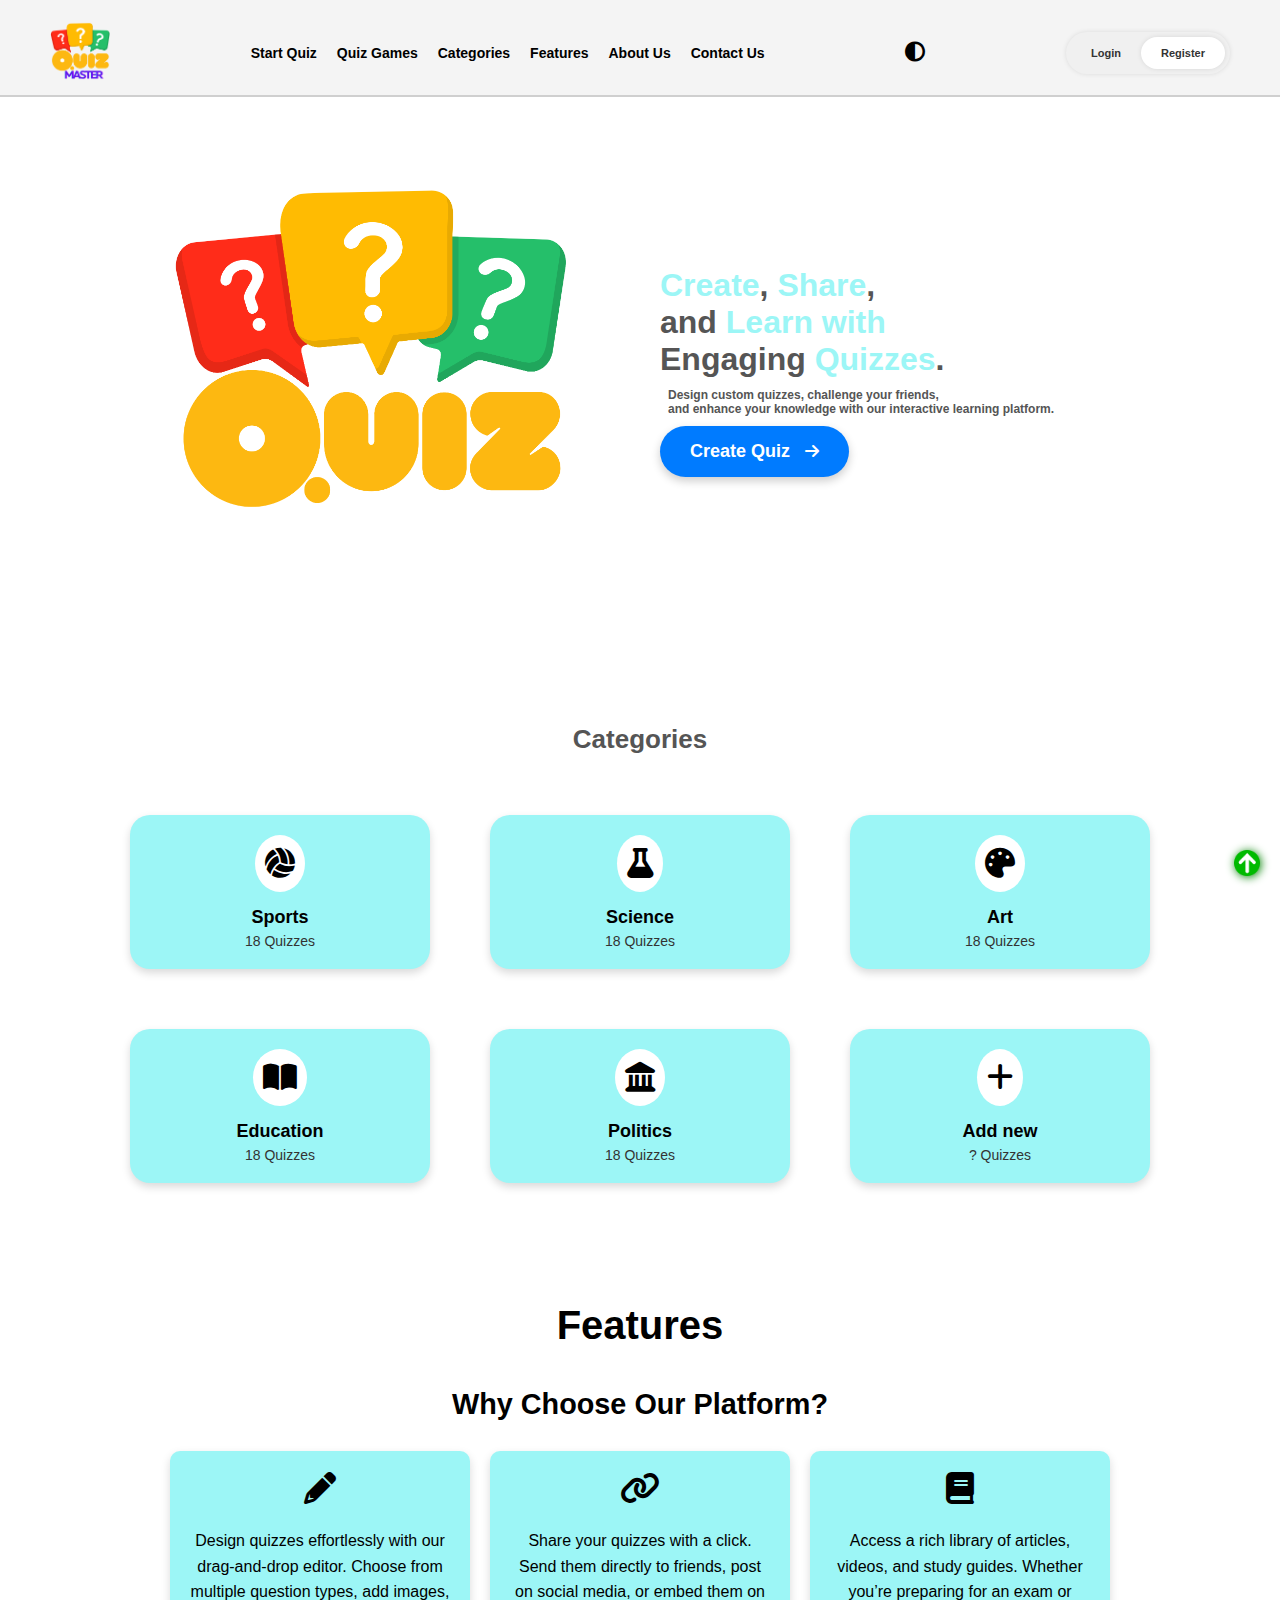
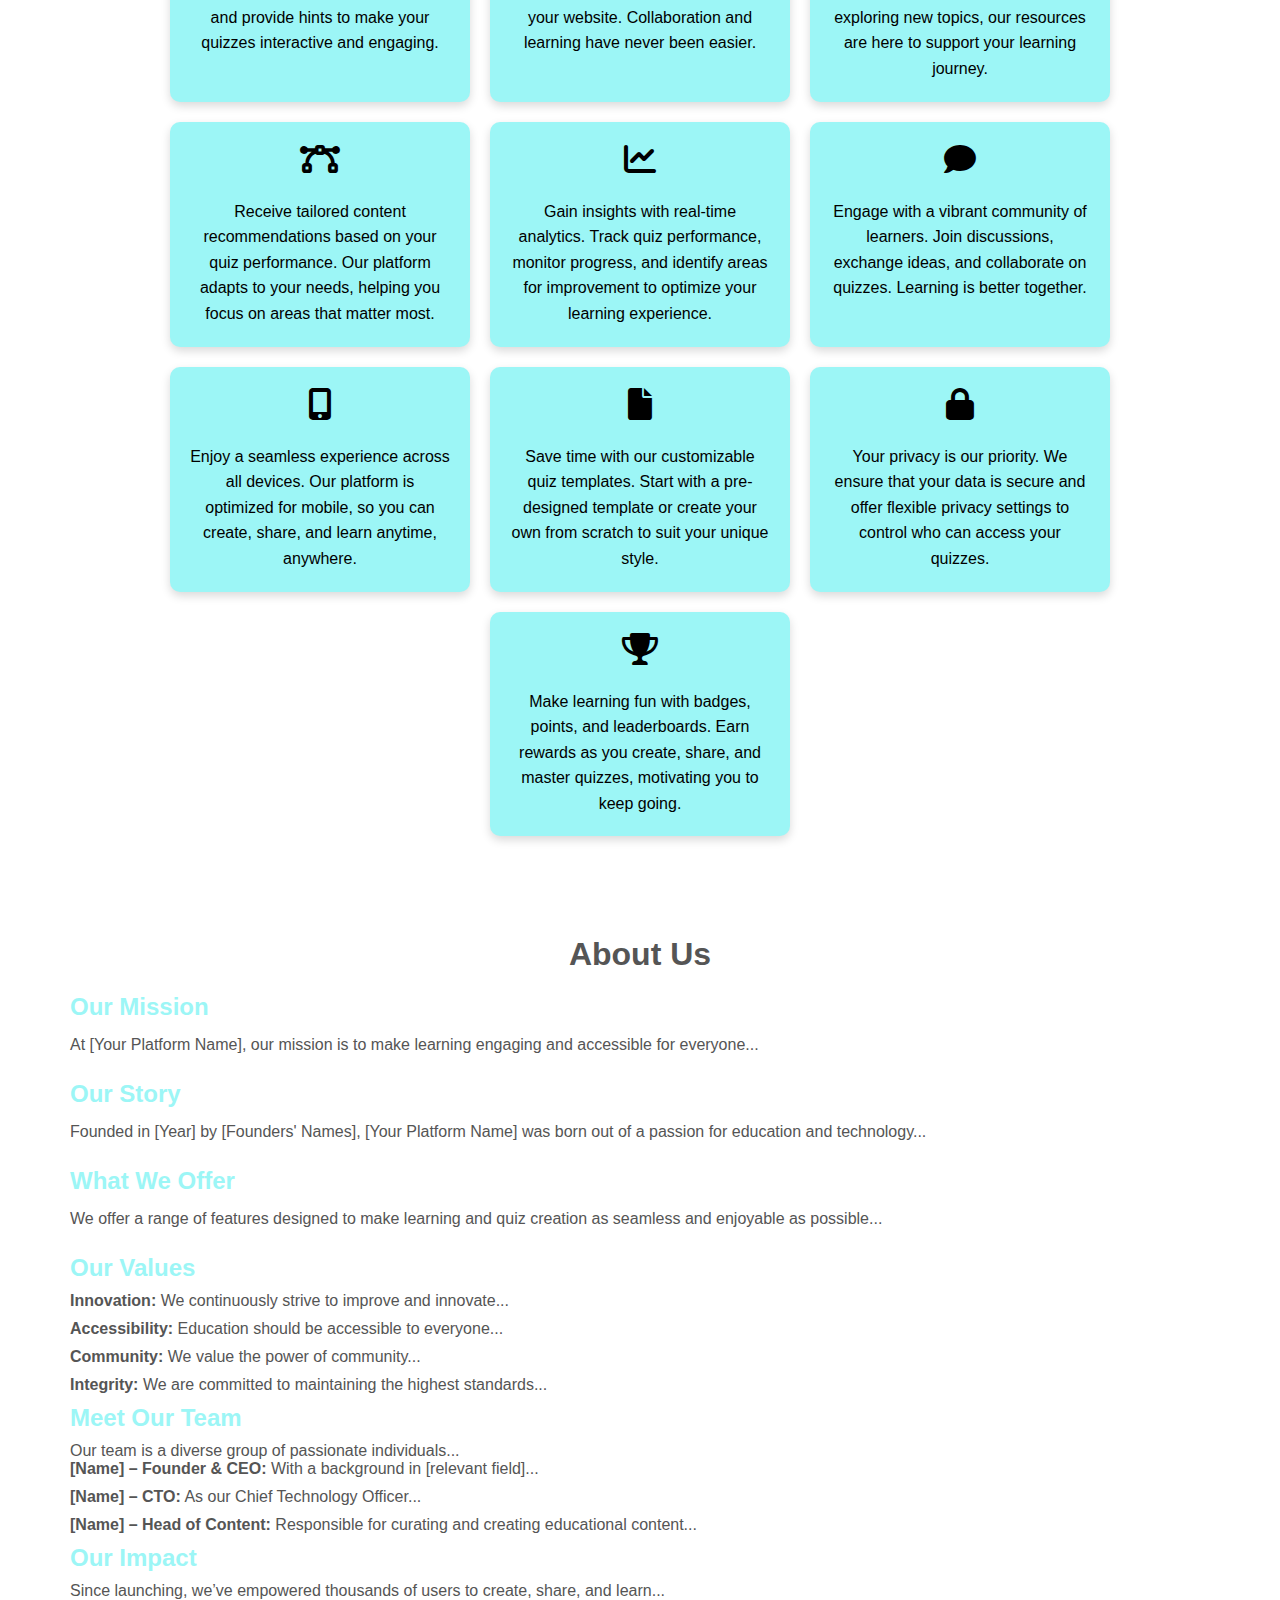
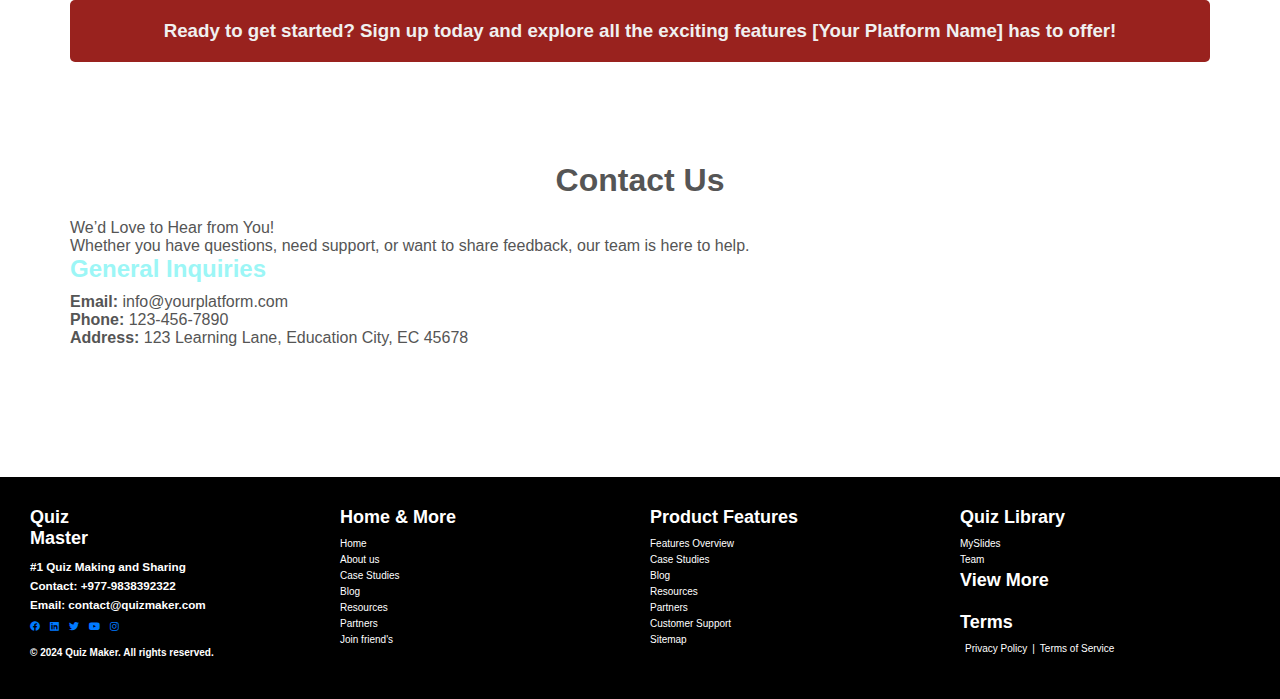
<file: index.html>
<!-- The main page or home page -->


<!DOCTYPE html>
<html lang="en">

<head>
    <meta charset="UTF-8">
    <meta name="viewport" content="width=device-width, initial-scale=1.0">
    <title>Quiz App | Minimalistic quiz maker</title>
    <link rel="stylesheet" href="style.css">
</head>

<body>
    <header>
    <div class="navbar">
        <div class="logo">
            <a href="index.html">
                <h3>
                    <img src="Quiz Master logo 500px.png" alt="logo of quiz master">
                </h3>
            </a>
        </div>
        <div class="navbar-sec">
            <ul class="nav-links">
                <li>
                    <a href="createslide.html">Start Quiz</a>
                    <!-- <a href="quiz.html">Start Quiz</a> -->
                </li>
                <li>
                    <a href="quizgames.html">Quiz Games</a>
                </li>
                <li>
                    <a href="#categories">Categories</a>
                </li>
                <li>
                    <a href="#features">Features</a>
                </li>
                <li>
                    <a href="#about-us">About Us</a>
                </li>
                <li>
                    <a href="#contact-us">Contact Us</a>
                </li>
            </ul>
        </div>
        <div class="dark-mode">
            <button id="theme-toggle"><i class="fa-solid fa-circle-half-stroke"></i></button>
        </div>
        <div class="login-reg">
            <button class="btn login">Login</button>
            <button class="btn register">Register</button>
        </div>
        <!-- 
        <div class="login-reg">
            <i class="fa-solid fa-bell"></i>Notifications
            <button class="btn login">Profile</button>
        </div>
         after logged in noifications and profile will appear instead of login and Register -->
    </div>

</header>
    <main>

        <div class="hero">
            <div class="hero-left">
                <h1><span style="color: var(--yellow)">Create</span>, <span
                        style="color: var(--yellow)">Share</span>,<br> and <span style="color: var(--yellow)">Learn
                        with</span><br> Engaging <span style="color: var(--yellow)">Quizzes</span>.</h1>

                <h3>Design custom quizzes, challenge your friends,<br> and enhance your knowledge with our interactive
                    learning platform.</h3>
                <a href="dashboard.html" class="cta-button">
                    Create Quiz <span class="arrow"><i class="fa-solid fa-arrow-right"></i></span>
                </a>
                <!-- <a href="#" class="cta-button">
                    Explore Quizzes <i class="fa-solid fa-arrow-right"></i>
                </a>
                <a href="#" class="cta-button">
                    Learn More <i class="fa-solid fa-arrow-right"></i>
                </a> -->
                <!-- <button>Create Your First Quiz</button>
                <br>
                <button>Explore Quizzes</button>
                <button>Learn More</button> -->
            </div>
            <div class="hero-right">
                <img src="Quiz Master.png" alt="Play Quiz">
            </div>
        </div>
        <!-- 
        <div class="hero">
            <div class="hero-left">
                <h1>PlayBoi<br>Carti<br>FweAH</h1>

                <h3>Opium as high as f**k<br>Hell, break that thot up<br>B be the highest in thot<br>Then, W there is
                    nothing<br>nothing in world FweAH!!!</h3>
                <button>Start Quiz</button>
                <br>
                <button>Join From Code</button>
            </div>
            <div class="hero-right">
                <img src="Quiz Master.png" alt="Play Quiz">
            </div>
        </div> -->

        <section id="categories">
            <h2 id="title-nav">Categories</h2>
            <!-- categorize quizzes by subject, difficulty level, and tags. -->
            <div class="card">
                <div class="icon">
                    <i class="fa-solid fa-volleyball"></i>
                </div>
                <div class="title">Sports</div>
                <div class="subtitle">18 Quizzes</div>
            </div>
            <div class="card">
                <div class="icon">
                    <i class="fa-solid fa-flask"></i>
                </div>
                <div class="title">Science</div>
                <div class="subtitle">18 Quizzes</div>
            </div>
            <div class="card">
                <div class="icon">
                    <i class="fa-solid fa-palette"></i>
                </div>
                <div class="title">Art</div>
                <div class="subtitle">18 Quizzes</div>
            </div>
            <div class="card">
                <div class="icon">
                    <i class="fa-solid fa-book-open"></i>
                </div>
                <div class="title">Education</div>
                <div class="subtitle">18 Quizzes</div>
            </div>
            <div class="card">
                <div class="icon">
                    <i class="fa-solid fa-landmark"></i>
                </div>
                <div class="title">Politics</div>
                <div class="subtitle">18 Quizzes</div>
            </div>
            <div class="card">
                <div class="icon">
                    <i class="fa-solid fa-plus"></i>
                </div>
                <div class="title">Add new</div>
                <div class="subtitle">? Quizzes</div>
            </div>
        </section>
        <section id="features">
            <h2>Features</h2>
            <h3>Why Choose Our Platform?</h3>
            <div class="features-container">
                <div class="card">
                    <div class="icon">
                        <i class="fa-solid fa-pencil"></i>
                    </div>
                    <div class="card-description">
                        Design quizzes effortlessly with our drag-and-drop editor. Choose from multiple question types,
                        add images, and provide hints to make your quizzes interactive and engaging.
                    </div>
                </div>
                <div class="card">
                    <div class="icon">
                        <i class="fa-solid fa-link"></i>
                    </div>
                    <div class="card-description">
                        Share your quizzes with a click. Send them directly to friends, post on social media, or embed
                        them on your website. Collaboration and learning have never been easier.
                    </div>
                </div>
                <div class="card">
                    <div class="icon">
                        <i class="fa-solid fa-book"></i>
                    </div>
                    <div class="card-description">
                        Access a rich library of articles, videos, and study guides. Whether you’re preparing for an
                        exam or exploring new topics, our resources are here to support your learning journey.
                    </div>
                </div>
                <div class="card">
                    <div class="icon">
                        <i class="fa-solid fa-bezier-curve"></i>
                    </div>
                    <div class="card-description">
                        Receive tailored content recommendations based on your quiz performance. Our platform adapts to
                        your needs, helping you focus on areas that matter most.
                    </div>
                </div>
                <div class="card">
                    <div class="icon">
                        <i class="fa-solid fa-chart-line"></i>
                    </div>
                    <div class="card-description">
                        Gain insights with real-time analytics. Track quiz performance, monitor progress, and identify
                        areas for improvement to optimize your learning experience.
                    </div>
                </div>
                <div class="card">
                    <div class="icon">
                        <i class="fa-solid fa-comment"></i>
                    </div>
                    <div class="card-description">
                        Engage with a vibrant community of learners. Join discussions, exchange ideas, and collaborate
                        on quizzes. Learning is better together.
                    </div>
                </div>
                <div class="card">
                    <div class="icon">
                        <i class="fa-solid fa-mobile-screen-button"></i>
                    </div>
                    <div class="card-description">
                        Enjoy a seamless experience across all devices. Our platform is optimized for mobile, so you can
                        create, share, and learn anytime, anywhere.
                    </div>
                </div>
                <div class="card">
                    <div class="icon">
                        <i class="fa-solid fa-file"></i>
                    </div>
                    <div class="card-description">
                        Save time with our customizable quiz templates. Start with a pre-designed template or create
                        your own from scratch to suit your unique style.
                    </div>
                </div>
                <div class="card">
                    <div class="icon">
                        <i class="fa-solid fa-lock"></i>
                    </div>
                    <div class="card-description">
                        Your privacy is our priority. We ensure that your data is secure and offer flexible privacy
                        settings to control who can access your quizzes.
                    </div>
                </div>
                <div class="card">
                    <div class="icon">
                        <i class="fa-solid fa-trophy"></i>
                    </div>
                    <div class="card-description">
                        Make learning fun with badges, points, and leaderboards. Earn rewards as you create, share, and
                        master quizzes, motivating you to keep going.
                    </div>
                </div>
            </div>
        </section>

        <section id="about-us">
            <h2 class="section-title">About Us</h2>
            <div class="about-us-card">
                <h3>Our Mission</h3>
                <p>At [Your Platform Name], our mission is to make learning engaging and accessible for everyone...</p>
            </div>
            <div class="about-us-card">
                <h3>Our Story</h3>
                <p>Founded in [Year] by [Founders' Names], [Your Platform Name] was born out of a passion for education
                    and technology...</p>
            </div>
            <div class="about-us-card">
                <h3>What We Offer</h3>
                <p>We offer a range of features designed to make learning and quiz creation as seamless and enjoyable as
                    possible...</p>
            </div>
            <div class="about-values">
                <h3>Our Values</h3>
                <ul>
                    <li><strong>Innovation:</strong> We continuously strive to improve and innovate...</li>
                    <li><strong>Accessibility:</strong> Education should be accessible to everyone...</li>
                    <li><strong>Community:</strong> We value the power of community...</li>
                    <li><strong>Integrity:</strong> We are committed to maintaining the highest standards...</li>
                </ul>
            </div>
            <div class="meet-team">
                <h3>Meet Our Team</h3>
                <p>Our team is a diverse group of passionate individuals...</p>
                <ul>
                    <li><strong>[Name] – Founder & CEO:</strong> With a background in [relevant field]...</li>
                    <li><strong>[Name] – CTO:</strong> As our Chief Technology Officer...</li>
                    <li><strong>[Name] – Head of Content:</strong> Responsible for curating and creating educational
                        content...</li>
                </ul>
            </div>
            <div class="impact-about">
                <h3>Our Impact</h3>
                <p>Since launching, we’ve empowered thousands of users to create, share, and learn...</p>
            </div>
            <div class="call-to-action">
                <h3>Ready to get started? Sign up today and explore all the exciting features [Your Platform Name] has
                    to offer!</h3>
            </div>
        </section>

        <section id="contact-us">
            <h2 class="section-title">Contact Us</h2>
            <p>We’d Love to Hear from You!</p>
            <p>Whether you have questions, need support, or want to share feedback, our team is here to help.</p>
            <div class="contact-info">
                <h3>General Inquiries</h3>
                <ul>
                    <li><strong>Email:</strong> info@yourplatform.com</li>
                    <li><strong>Phone:</strong> 123-456-7890</li>
                    <li><strong>Address:</strong> 123 Learning Lane, Education City, EC 45678</li>
                </ul>
            </div>
        </section>

        <div class="go-up">
            <a href="#top"><img src="auto-top.png" alt="↑"></a>
        </div>

    </main>
    <footer id="contact-us-footer">
        <div class="footer-container-horizontal">
            <div class="footer-section">
                <div class="logo">
                    <a href="index.html">
                        <h3>Quiz<br>Master</h3>
                    </a>
                </div>
                <div class="contact-footer">
                    <h3>#1 Quiz Making and Sharing</h3>
                    <h3>Contact: +977-9838392322</h3>
                    <h3>Email: contact@quizmaker.com</h3>
                </div>
                <div class="social-footer">
                    <a href="https://facebook.com"><i class="fa-brands fa-facebook"></i></a>
                    <a href="https://linkedin.com"><i class="fa-brands fa-linkedin"></i></a>
                    <a href="https://x.com"><i class="fa-brands fa-twitter"></i></a>
                    <a href="https://youtube.com"><i class="fa-brands fa-youtube"></i></a>
                    <a href="https://instagram.com"><i class="fa-brands fa-instagram"></i></a>
                </div>
                <div class="footer-legal">
                    <h3>
                        &copy; 2024 Quiz Maker. All rights reserved.<br>
                    </h3>

                </div>
            </div>
            <div class="footer-section">
                <h2>Home & More</h2>
                <a href="index.html">Home</a>
                <a href="aboutus.html">About us</a>
                <a href="features.html">Case Studies</a>
                <a href="features.html">Blog</a>
                <a href="features.html">Resources</a>
                <a href="aboutus.html">Partners</a>
                <a href="codejoin.html">Join friend's</a>
            </div>
            <div class="footer-section">
                <h2>Product Features</h2>
                <a href="aboutus.html">Features Overview</a>
                <a href="features.html">Case Studies</a>
                <a href="features.html">Blog</a>
                <a href="features.html">Resources</a>
                <a href="aboutus.html">Partners</a>
                <a href="aboutus.html">Customer Support</a>
                <a href="aboutus.html">Sitemap</a>
            </div>
            <div class="footer-section">
                <h2>Quiz Library</h2>
                <a href="dashboard.html">MySlides</a>
                <a href="dashboard.html">Team</a>
                <!-- <a href="Blog.html">Art</a> -->
                <!-- <a href="Resources.html">Education</a>
                <a href="Partners.html">Politics</a>
                <a href="Support.html">History</a>
                <a href="Sitemap.html">Cultures</a> -->
                <h2>View More</h2>
                <br>
                <h2>Terms</h2>
                <div class="quiz-sector-top">
                    <a href="aboutus.html">Privacy Policy</a> | <a href="aboutus.html"> Terms of Service</a>
                </div>
            </div>
        </div>

    </footer>

    <script src="script.js"></script>
</body>

</html>
</file>
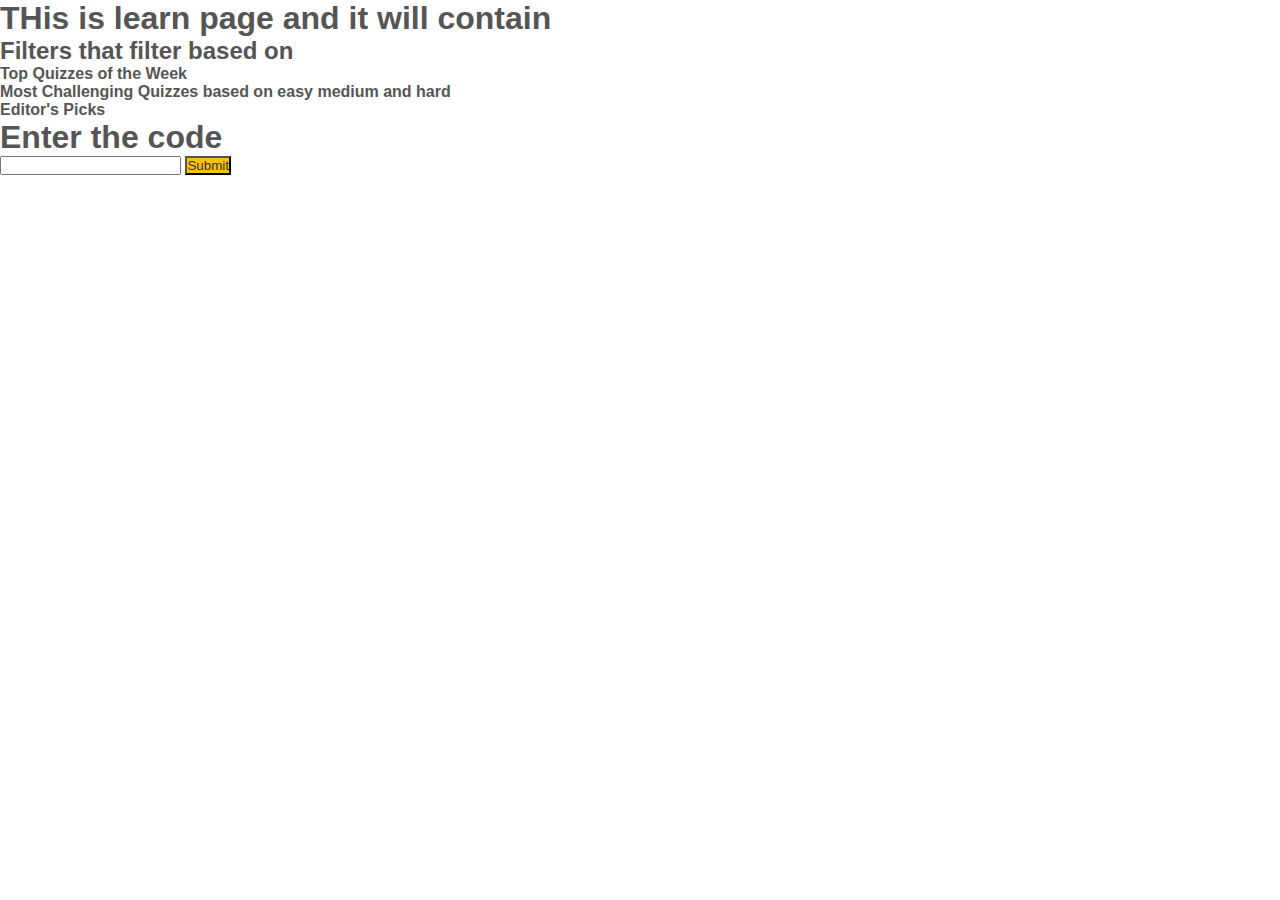
<file: codejoin.html>
<!DOCTYPE html>
<html lang="en">
<head>
    <meta charset="UTF-8">
    <meta name="viewport" content="width=device-width, initial-scale=1.0">
    <title>Join From Code | Quiz maker</title>
    <link rel="stylesheet" href="style.css">
</head>
<body>
    <h1>THis is learn page and it will contain</h1>
    <h2>Filters that filter based on </h2>
    <h4>Top Quizzes of the Week</h4>
    <h4>Most Challenging Quizzes based on easy medium and hard</h4>
    <h4>Editor's Picks</h4>
    <h1>Enter the code</h1>
    <input type="tel" name="code" id="code">
    <button>Submit</button>
</body>
</html>
</file>
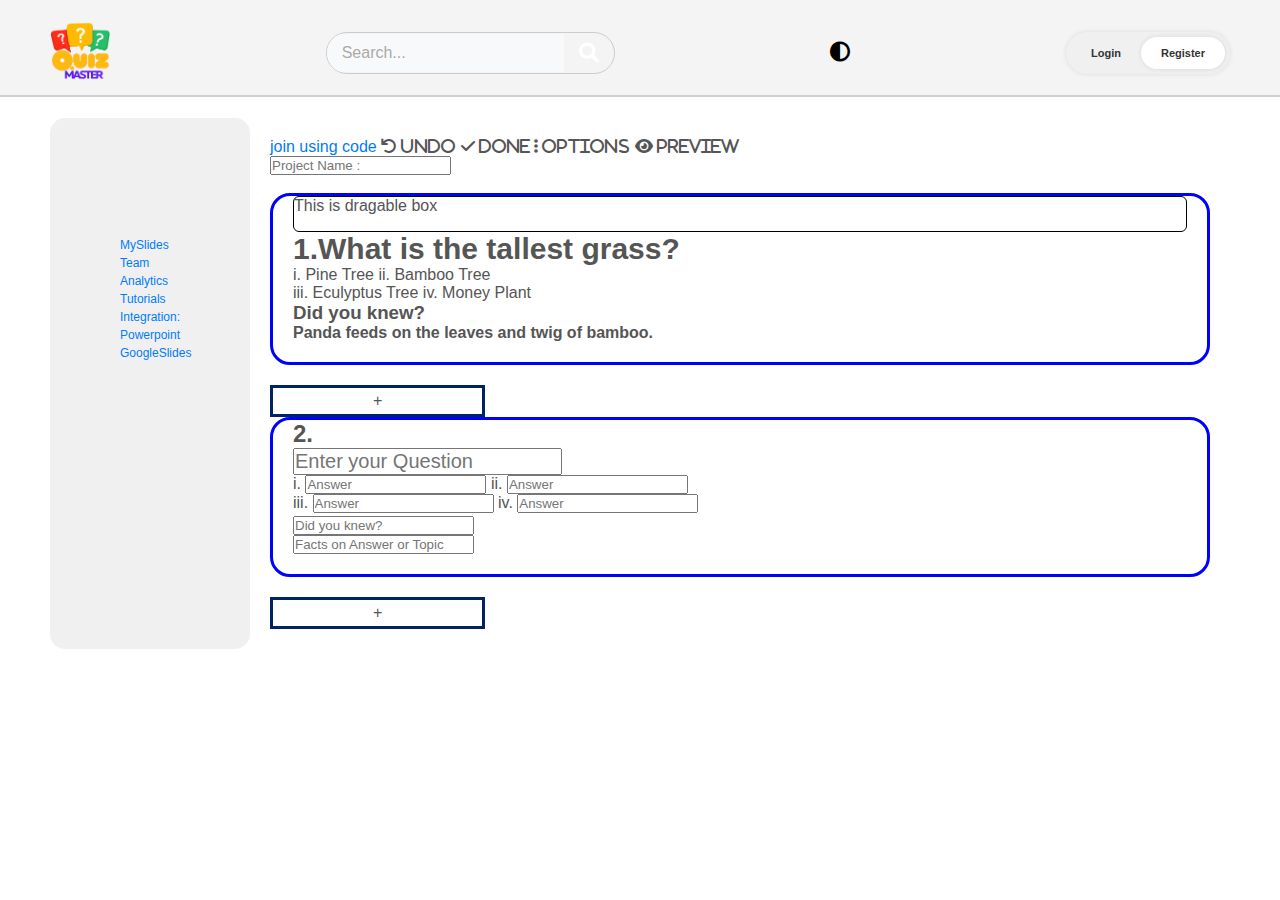
<file: createslide.html>
<!DOCTYPE html>
<html lang="en">

<head>
    <meta charset="UTF-8">
    <meta name="viewport" content="width=device-width, initial-scale=1.0">
    <title>Quiz | Create | Update | Delete</title>
    <link rel="stylesheet" href="style.css">
</head>

<body>
    <header>
        
    <div class="navbar">
        <div class="logo">
            <a href="index.html">
                <h3>
                    <img src="Quiz Master logo 500px.png" alt="logo of quiz master">
                </h3>
            </a>
        </div>
        <div class="search">
            <input type="text" class="search-input" placeholder="Search..." pattern="[a-zA-Z0-9\s]+"
                title="Only letters, numbers and spaces allowed">
            <button class="search-button">
                <i class="fa-solid fa-magnifying-glass"></i>
            </button>
        </div>
        <div class="dark-mode">
            <button id="theme-toggle"><i class="fa-solid fa-circle-half-stroke"></i></button>
        </div>
        <div class="login-reg">
            <button class="btn login">Login</button>
            <button class="btn register">Register</button>
        </div>
    </div>

    <div class="navbar-sec">
        <ul class="nav-links">
            <li>
                <a href="quiz.html">Start Quiz</a>
            </li>
            <li>
                <a href="codejoin.html">Quiz code</a>
            </li>
            <li>
                <a href="dashboard.html">dashboard</a>
            </li>
            
        </ul>
    </div>
    
</header>
    <main class="createslide-main createhead">
        <div class="navbar-third">
            <div class="navbar-third-left">
                <ul>
                    <li><a href="dashboard.html">MySlides</a></li>
                </ul>
                <ul>
                    <li><a href="team.html">Team</a></li>
                </ul>
                <ul>
                    <li><a href="analytics.html">Analytics</a></li>
                </ul>
                <ul>
                    <li><a href="tutorials.html">Tutorials</a></li>
                </ul>
                <ul>
                    <li><a href="integration.html">Integration:</a></li>
                </ul>
                <ul>
                    <li><a href="powerpoint.html">Powerpoint</a></li>
                </ul>
                <ul>
                    <li><a href="googleSlides.html">GoogleSlides</a></li>
                </ul>
             </div>
         </div>

         <div class="slide2">
            <div class="join">
                <a href="codejoin.html">join using code </a>
                <i class="fa-solid fa-arrow-rotate-left"> undo  </i>
                <i class="fa-solid fa-check"> done  </i>
                <i class="fa-solid fa-ellipsis-vertical"> options</i>
                <i class="fa-solid fa-eye"> Preview</i>
                <!-- Preview mode to test the quiz before publishing. 
                 Also we may make the items dragable rather than adding + sign below every questions-->
            </div>

            <!-- on  clicking create a popup box appears and backgound blurs and the box will be at centre of the screen saying what type of quiz to make
             A user-friendly interface for creating quizzes, allowing users to add multiple-choice, true/false, and short-answer questions.-->
        <input type="text" class="ProjectTitle" placeholder="Project Name :" pattern="[a-zA-Z0-9\s]+"
        title="Only letters, numbers and spaces allowed">
        <br>
        <br>
    <div class="create-slide">
        <div class="draggable-box">This is dragable box</div>
        <div class="question">
            <h2 class="slide-SN">1.</h2>
            <h2 class="quesiton-SN">What is the tallest grass?</h2>
        </div>
        <div class="answers">
            i. Pine Tree
            ii. Bamboo Tree
            <br>
            iii. Eculyptus Tree
            iv. Money Plant
            <br>
        </div>
        <!-- 
        After Answering Question we can show the answer and also give description Facts on Answer or Topic like:- Panda feeds on the leaves and twig of bamboo.
        -->
        <div class="facts-des">
            <h3>
                Did you knew?
            </h3>
            <h4>
                Panda feeds on the leaves and twig of bamboo.
            </h4>
        </div>
        
    </div>
    <div class="add-new-slide">
        +
    </div>
    <div class="create-slide">
        <h2 class="slide-SN">2.</h2>
        <input type="text" class="question" placeholder="Enter your Question" pattern="[a-zA-Z0-9\s]+"
            title="Only letters, numbers and spaces allowed">
        <div class="answers">
            i.
            <input type="text" class="answer-input" placeholder="Answer" pattern="[a-zA-Z0-9\s]+"
                title="Only letters, numbers and spaces allowed">
            ii.
            <input type="text" class="answer-input" placeholder="Answer" pattern="[a-zA-Z0-9\s]+"
                title="Only letters, numbers and spaces allowed">
                <br>
            iii.
            <input type="text" class="answer-input" placeholder="Answer" pattern="[a-zA-Z0-9\s]+"
                title="Only letters, numbers and spaces allowed">
            iv.
            <input type="text" class="answer-input" placeholder="Answer" pattern="[a-zA-Z0-9\s]+"
                title="Only letters, numbers and spaces allowed">
                <br>
        </div>
        <div class="facts-des">
            <h3>
                <input type="text-area" class="answer-input" placeholder="Did you knew?" pattern="[a-zA-Z0-9\s]+"
            title="Only letters, numbers and spaces allowed">
            </h3>
            <h4>
                <input type="text-area" class="answer-input" placeholder="Facts on Answer or Topic" pattern="[a-zA-Z0-9\s]+"
            title="Only letters, numbers and spaces allowed">
            </h4>
        </div>
        
    </div>
    <div class="add-new-slide">
        +
    </div>

         </div>
    </main>
    <footer>

    </footer>
    <script>
        document.addEventListener('DOMContentLoaded', function() {
    const draggable = document.querySelector('.draggable-box');
    const container = document.querySelector('.create-slide');

    let isDragging = false;
    let startX, startY, initialX, initialY;

    draggable.addEventListener('mousedown', (e) => {
        isDragging = true;
        startX = e.clientX;
        startY = e.clientY;
        initialX = draggable.offsetLeft;
        initialY = draggable.offsetTop;

        document.addEventListener('mousemove', onMouseMove);
        document.addEventListener('mouseup', onMouseUp);
    });

    function onMouseMove(e) {
        if (!isDragging) return;

        const dx = e.clientX - startX;
        const dy = e.clientY - startY;

        let newX = initialX + dx;
        let newY = initialY + dy;

        // Prevent the draggable box from going outside the container
        const rect = container.getBoundingClientRect();
        const boxRect = draggable.getBoundingClientRect();

        if (newX < 0) newX = 0;
        if (newY < 0) newY = 0;
        if (newX + boxRect.width > rect.width) newX = rect.width - boxRect.width;
        if (newY + boxRect.height > rect.height) newY = rect.height - boxRect.height;

        draggable.style.left = `${newX}px`;
        draggable.style.top = `${newY}px`;
    }

    function onMouseUp() {
        isDragging = false;
        document.removeEventListener('mousemove', onMouseMove);
        document.removeEventListener('mouseup', onMouseUp);
    }
});

    </script>
    <script src="script.js"></script>
</body>

</html>
</file>
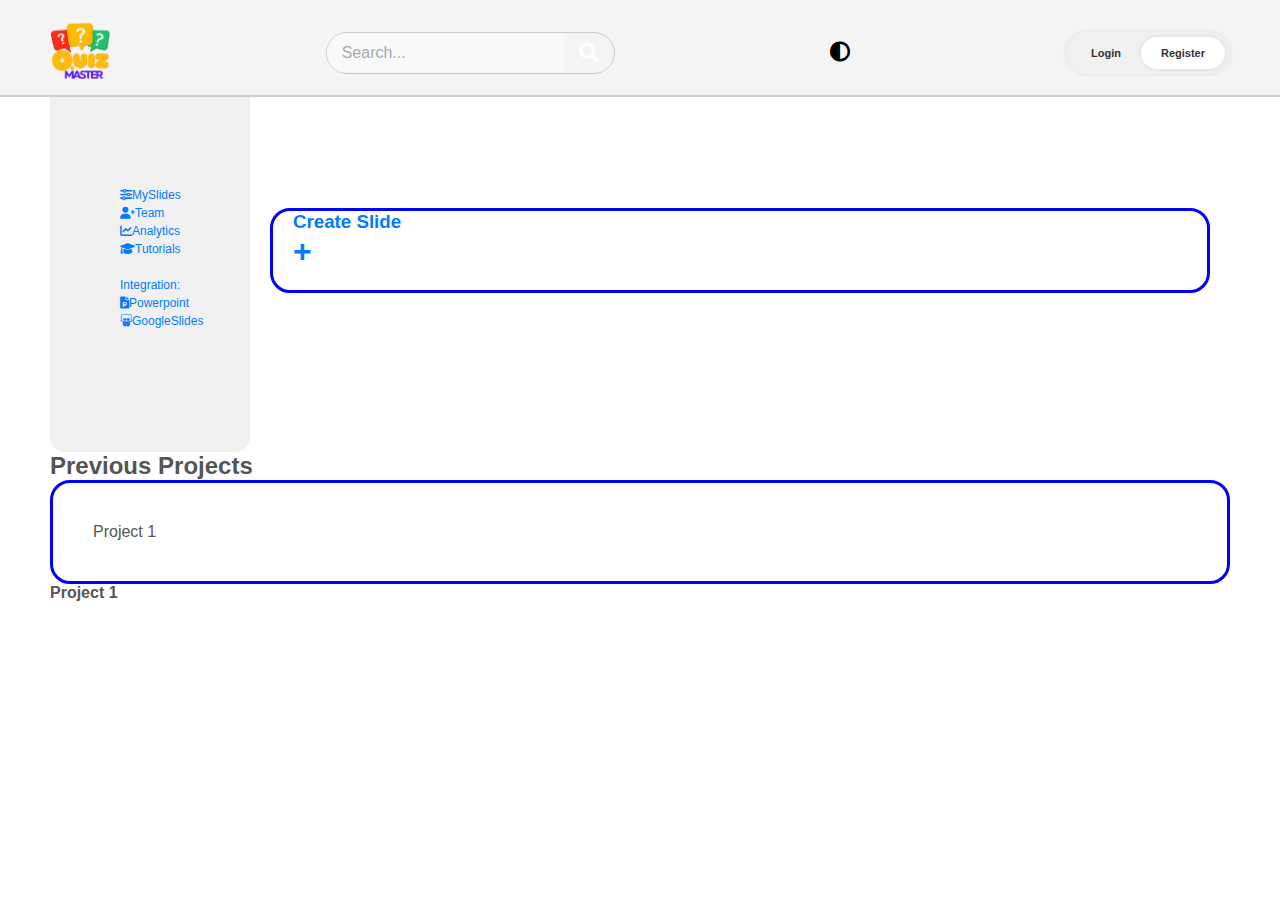
<file: dashboard.html>
<!-- Dashboard page for creating or navigating to other sections for analytics create view projects and many others -->


<!DOCTYPE html>
<html lang="en">
<head>
    <meta charset="UTF-8">
    <meta name="viewport" content="width=device-width, initial-scale=1.0">
    <title>Dashboard</title>
    <link rel="stylesheet" href="style.css">
</head>
<body>
    <div class="navbar">
        <div class="logo">
            <a href="index.html">
                <h3>
                    <img src="Quiz Master logo 500px.png" alt="logo of quiz master">
                </h3>
            </a>
        </div>
        <div class="search">
            <input type="text" class="search-input" placeholder="Search..." pattern="[a-zA-Z0-9\s]+"
                title="Only letters, numbers and spaces allowed">
            <button class="search-button">
                <i class="fa-solid fa-magnifying-glass"></i>
            </button>
        </div>
        <div class="dark-mode">
            <button id="theme-toggle"><i class="fa-solid fa-circle-half-stroke"></i></button>
        </div>
        <div class="login-reg">
            <button class="btn login">Login</button>
    <button class="btn register">Register</button>
        </div>
    </div>

    <div class="navbar-sec">
        <ul class="nav-links">
            <li>
                <a href="quiz.html">Start Quiz</a>
            </li>
            <li>
                <a href="codejoin.html">Quiz code</a>
            </li>
            <li>
                <a href="#categories">Categories</a>
            </li>
            <li>
                <a href="features.html">Features</a>
            </li>
            <li>
                <a href="#about-us">About Us</a>
            </li>
            <li>
                <a href="#contact-us">Contact Us</a>
            </li>
        </ul>
    </div>


    <!-- Main section -->
     <main>
        <div id="dash-main">
            <div class="navbar-third">
                <div class="navbar-third-left">
                    <ul>
                        <li><a href="dashboard.html"><i class="fa-solid fa-sliders"></i>MySlides</a></li>
                    </ul>
                    <ul>
                        <li><a href="team.html"><i class="fa-solid fa-user-plus"></i>Team</a></li>
                    </ul>
                    <ul>
                        <li><a href="analytics.html"><i class="fa-solid fa-chart-line"></i>Analytics</a></li>
                    </ul>
                    <ul>
                        <li><a href="tutorials.html"><i class="fa-solid fa-graduation-cap"></i>Tutorials</a></li>
                    </ul>
                    <br>
                    <ul>
                        <li><a href="integration.html">Integration:</a></li>
                    </ul>
                    <ul>
                        <li><a href="powerpoint.html"><i class="fa-solid fa-file-powerpoint"></i>Powerpoint</a></li>
                    </ul>
                    <ul>
                        <li><a href="googleSlides.html"><i class="fa-brands fa-slideshare"></i>GoogleSlides</a></li>
                    </ul>
                 </div>
                </div>
                <div class="navbar-third-right">
                   <div class="create-slide">
                    <a href="createslide.html">
                        <h3>Create Slide</h3>
                       <h1>+</h1>
                    </a>
                   </div>
                </div>
        </div>

     
        <div class="slides">
            <h2>
                Previous Projects
            </h2>
            <div class="projects-disp">
                <!-- <img src="Quiz Master.png" alt="project image or something to fill space"> -->
                 <div class="project-img">
                    Project 1
                 </div>
                <h4>Project 1</h4>
            </div>
        </div>
    </main>
    <footer>

    </footer>
    
    <script src="script.js"></script>
     
</body>
</html>
</file>
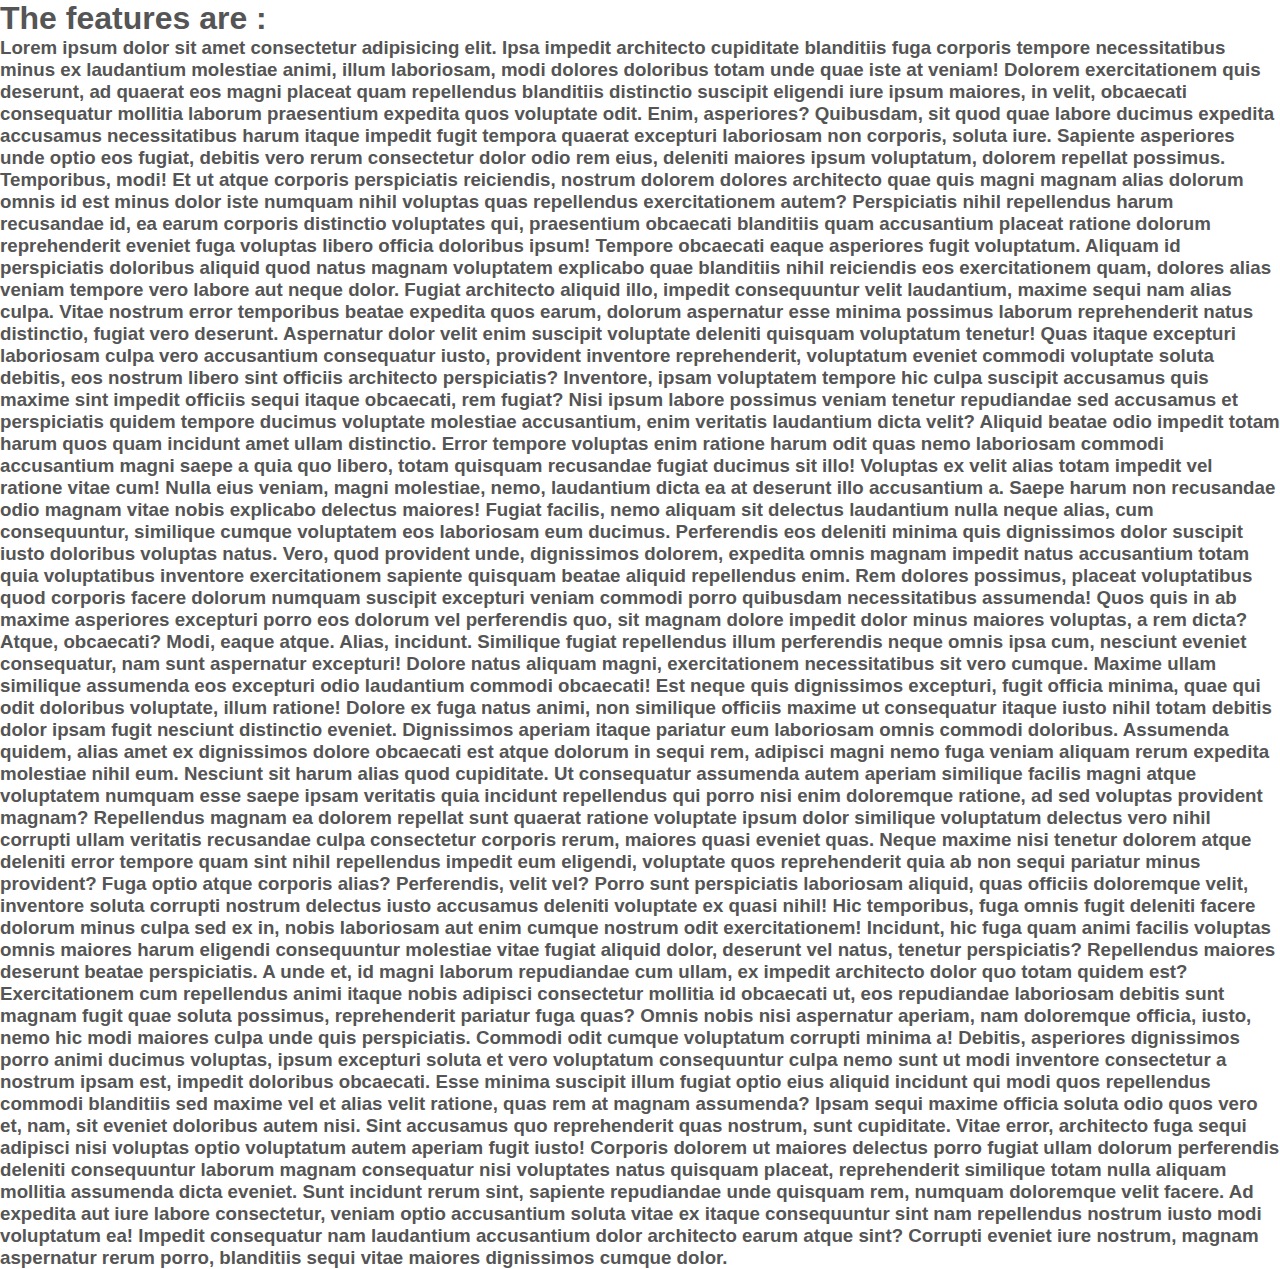
<file: features.html>
<!DOCTYPE html>
<html lang="en">
<head>
    <meta charset="UTF-8">
    <meta name="viewport" content="width=device-width, initial-scale=1.0">
    <title>Features Code | Quiz maker</title>
    <link rel="stylesheet" href="style.css">
</head>
<body>
    <h1>The features are : </h1>
    
    <h3>
        Lorem ipsum dolor sit amet consectetur adipisicing elit. Ipsa impedit architecto cupiditate blanditiis fuga corporis tempore necessitatibus minus ex laudantium molestiae animi, illum laboriosam, modi dolores doloribus totam unde quae iste at veniam! Dolorem exercitationem quis deserunt, ad quaerat eos magni placeat quam repellendus blanditiis distinctio suscipit eligendi iure ipsum maiores, in velit, obcaecati consequatur mollitia laborum praesentium expedita quos voluptate odit. Enim, asperiores? Quibusdam, sit quod quae labore ducimus expedita accusamus necessitatibus harum itaque impedit fugit tempora quaerat excepturi laboriosam non corporis, soluta iure. Sapiente asperiores unde optio eos fugiat, debitis vero rerum consectetur dolor odio rem eius, deleniti maiores ipsum voluptatum, dolorem repellat possimus. Temporibus, modi! Et ut atque corporis perspiciatis reiciendis, nostrum dolorem dolores architecto quae quis magni magnam alias dolorum omnis id est minus dolor iste numquam nihil voluptas quas repellendus exercitationem autem? Perspiciatis nihil repellendus harum recusandae id, ea earum corporis distinctio voluptates qui, praesentium obcaecati blanditiis quam accusantium placeat ratione dolorum reprehenderit eveniet fuga voluptas libero officia doloribus ipsum! Tempore obcaecati eaque asperiores fugit voluptatum. Aliquam id perspiciatis doloribus aliquid quod natus magnam voluptatem explicabo quae blanditiis nihil reiciendis eos exercitationem quam, dolores alias veniam tempore vero labore aut neque dolor. Fugiat architecto aliquid illo, impedit consequuntur velit laudantium, maxime sequi nam alias culpa. Vitae nostrum error temporibus beatae expedita quos earum, dolorum aspernatur esse minima possimus laborum reprehenderit natus distinctio, fugiat vero deserunt. Aspernatur dolor velit enim suscipit voluptate deleniti quisquam voluptatum tenetur! Quas itaque excepturi laboriosam culpa vero accusantium consequatur iusto, provident inventore reprehenderit, voluptatum eveniet commodi voluptate soluta debitis, eos nostrum libero sint officiis architecto perspiciatis? Inventore, ipsam voluptatem tempore hic culpa suscipit accusamus quis maxime sint impedit officiis sequi itaque obcaecati, rem fugiat? Nisi ipsum labore possimus veniam tenetur repudiandae sed accusamus et perspiciatis quidem tempore ducimus voluptate molestiae accusantium, enim veritatis laudantium dicta velit? Aliquid beatae odio impedit totam harum quos quam incidunt amet ullam distinctio. Error tempore voluptas enim ratione harum odit quas nemo laboriosam commodi accusantium magni saepe a quia quo libero, totam quisquam recusandae fugiat ducimus sit illo! Voluptas ex velit alias totam impedit vel ratione vitae cum! Nulla eius veniam, magni molestiae, nemo, laudantium dicta ea at deserunt illo accusantium a. Saepe harum non recusandae odio magnam vitae nobis explicabo delectus maiores! Fugiat facilis, nemo aliquam sit delectus laudantium nulla neque alias, cum consequuntur, similique cumque voluptatem eos laboriosam eum ducimus. Perferendis eos deleniti minima quis dignissimos dolor suscipit iusto doloribus voluptas natus. Vero, quod provident unde, dignissimos dolorem, expedita omnis magnam impedit natus accusantium totam quia voluptatibus inventore exercitationem sapiente quisquam beatae aliquid repellendus enim. Rem dolores possimus, placeat voluptatibus quod corporis facere dolorum numquam suscipit excepturi veniam commodi porro quibusdam necessitatibus assumenda! Quos quis in ab maxime asperiores excepturi porro eos dolorum vel perferendis quo, sit magnam dolore impedit dolor minus maiores voluptas, a rem dicta? Atque, obcaecati? Modi, eaque atque. Alias, incidunt. Similique fugiat repellendus illum perferendis neque omnis ipsa cum, nesciunt eveniet consequatur, nam sunt aspernatur excepturi! Dolore natus aliquam magni, exercitationem necessitatibus sit vero cumque. Maxime ullam similique assumenda eos excepturi odio laudantium commodi obcaecati! Est neque quis dignissimos excepturi, fugit officia minima, quae qui odit doloribus voluptate, illum ratione! Dolore ex fuga natus animi, non similique officiis maxime ut consequatur itaque iusto nihil totam debitis dolor ipsam fugit nesciunt distinctio eveniet. Dignissimos aperiam itaque pariatur eum laboriosam omnis commodi doloribus. Assumenda quidem, alias amet ex dignissimos dolore obcaecati est atque dolorum in sequi rem, adipisci magni nemo fuga veniam aliquam rerum expedita molestiae nihil eum. Nesciunt sit harum alias quod cupiditate. Ut consequatur assumenda autem aperiam similique facilis magni atque voluptatem numquam esse saepe ipsam veritatis quia incidunt repellendus qui porro nisi enim doloremque ratione, ad sed voluptas provident magnam? Repellendus magnam ea dolorem repellat sunt quaerat ratione voluptate ipsum dolor similique voluptatum delectus vero nihil corrupti ullam veritatis recusandae culpa consectetur corporis rerum, maiores quasi eveniet quas. Neque maxime nisi tenetur dolorem atque deleniti error tempore quam sint nihil repellendus impedit eum eligendi, voluptate quos reprehenderit quia ab non sequi pariatur minus provident? Fuga optio atque corporis alias? Perferendis, velit vel? Porro sunt perspiciatis laboriosam aliquid, quas officiis doloremque velit, inventore soluta corrupti nostrum delectus iusto accusamus deleniti voluptate ex quasi nihil! Hic temporibus, fuga omnis fugit deleniti facere dolorum minus culpa sed ex in, nobis laboriosam aut enim cumque nostrum odit exercitationem! Incidunt, hic fuga quam animi facilis voluptas omnis maiores harum eligendi consequuntur molestiae vitae fugiat aliquid dolor, deserunt vel natus, tenetur perspiciatis? Repellendus maiores deserunt beatae perspiciatis. A unde et, id magni laborum repudiandae cum ullam, ex impedit architecto dolor quo totam quidem est? Exercitationem cum repellendus animi itaque nobis adipisci consectetur mollitia id obcaecati ut, eos repudiandae laboriosam debitis sunt magnam fugit quae soluta possimus, reprehenderit pariatur fuga quas? Omnis nobis nisi aspernatur aperiam, nam doloremque officia, iusto, nemo hic modi maiores culpa unde quis perspiciatis. Commodi odit cumque voluptatum corrupti minima a! Debitis, asperiores dignissimos porro animi ducimus voluptas, ipsum excepturi soluta et vero voluptatum consequuntur culpa nemo sunt ut modi inventore consectetur a nostrum ipsam est, impedit doloribus obcaecati. Esse minima suscipit illum fugiat optio eius aliquid incidunt qui modi quos repellendus commodi blanditiis sed maxime vel et alias velit ratione, quas rem at magnam assumenda? Ipsam sequi maxime officia soluta odio quos vero et, nam, sit eveniet doloribus autem nisi. Sint accusamus quo reprehenderit quas nostrum, sunt cupiditate. Vitae error, architecto fuga sequi adipisci nisi voluptas optio voluptatum autem aperiam fugit iusto! Corporis dolorem ut maiores delectus porro fugiat ullam dolorum perferendis deleniti consequuntur laborum magnam consequatur nisi voluptates natus quisquam placeat, reprehenderit similique totam nulla aliquam mollitia assumenda dicta eveniet. Sunt incidunt rerum sint, sapiente repudiandae unde quisquam rem, numquam doloremque velit facere. Ad expedita aut iure labore consectetur, veniam optio accusantium soluta vitae ex itaque consequuntur sint nam repellendus nostrum iusto modi voluptatum ea! Impedit consequatur nam laudantium accusantium dolor architecto earum atque sint? Corrupti eveniet iure nostrum, magnam aspernatur rerum porro, blanditiis sequi vitae maiores dignissimos cumque dolor.
    </h3>
</body>
</html>
</file>
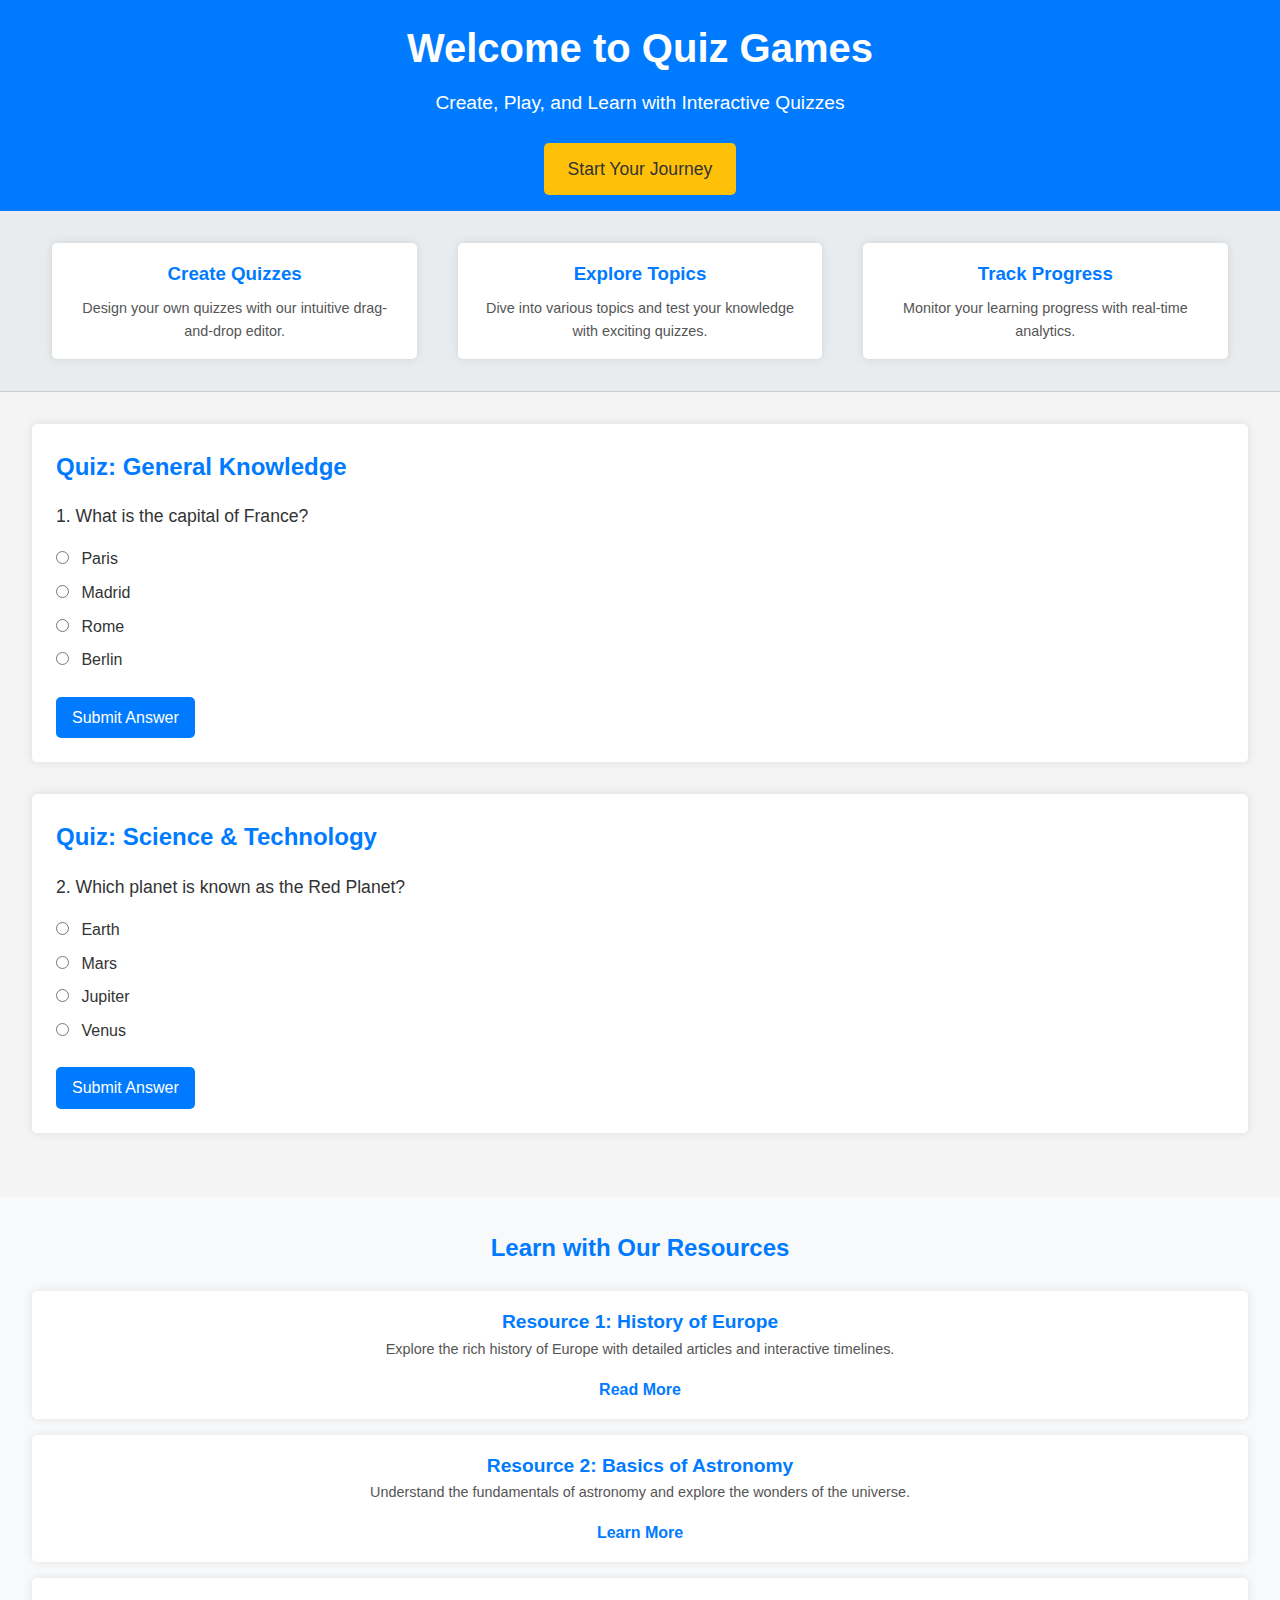
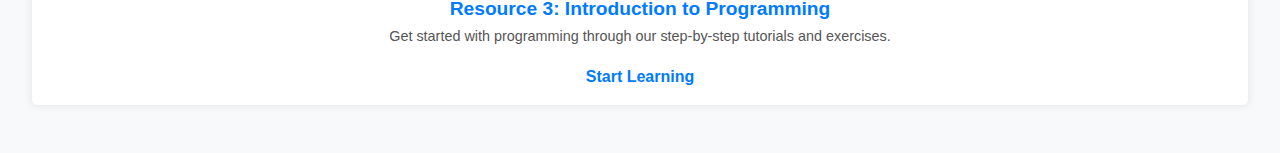
<file: quizgames.html>
<!-- This is the final projeect publish page where people can see the questions you made -->

<!DOCTYPE html>
<html lang="en">
<head>
    <meta charset="UTF-8">
    <meta name="viewport" content="width=device-width, initial-scale=1.0">
    <title>Learn Quizzes | Quiz Games</title>
    <style>
        /* Basic Reset */
        * {
            margin: 0;
            padding: 0;
            box-sizing: border-box;
        }

        body {
            font-family: Arial, sans-serif;
            background-color: #f4f4f4;
            color: #333;
            line-height: 1.6;
        }

        header {
            background: #007BFF;
            color: white;
            padding: 1rem;
            text-align: center;
        }

        header h1 {
            font-size: 2.5rem;
        }

        header p {
            font-size: 1.2rem;
            margin: 0.5rem 0;
        }

        .cta-button {
            background: #FFC107;
            color: #333;
            padding: 0.75rem 1.5rem;
            text-decoration: none;
            font-size: 1.1rem;
            border-radius: 5px;
            margin-top: 1rem;
            display: inline-block;
            transition: background 0.3s ease;
        }

        .cta-button:hover {
            background: #FFA000;
        }

        .features {
            display: flex;
            justify-content: space-around;
            padding: 2rem;
            background-color: #e9ecef;
            border-bottom: 1px solid #ccc;
        }

        .feature-card {
            background: white;
            border-radius: 5px;
            box-shadow: 0 0 10px rgba(0, 0, 0, 0.1);
            padding: 1rem;
            width: 30%;
            text-align: center;
        }

        .feature-card h3 {
            margin-bottom: 0.5rem;
            color: #007BFF;
        }

        .feature-card p {
            font-size: 0.9rem;
            color: #555;
        }

        .quiz-section {
            padding: 2rem;
        }

        .quiz-container {
            background: white;
            padding: 1.5rem;
            border-radius: 5px;
            box-shadow: 0 0 10px rgba(0, 0, 0, 0.1);
            margin-bottom: 2rem;
        }

        .quiz-container h2 {
            margin-bottom: 1rem;
            font-size: 1.5rem;
            color: #007BFF;
        }

        .question {
            font-size: 1.1rem;
            margin-bottom: 1rem;
        }

        .options {
            list-style: none;
            padding: 0;
        }

        .options li {
            margin-bottom: 0.5rem;
        }

        .options input[type="radio"] {
            margin-right: 0.5rem;
        }

        .btn {
            display: inline-block;
            background: #007BFF;
            color: white;
            padding: 0.5rem 1rem;
            text-decoration: none;
            border-radius: 5px;
            margin-top: 1rem;
            transition: background 0.3s ease;
        }

        .btn:hover {
            background: #0056b3;
        }

        .result {
            display: none;
            padding: 1rem;
            margin-top: 1rem;
            border-radius: 5px;
            text-align: center;
        }

        .result.correct {
            background-color: #28a745;
            color: white;
        }

        .result.incorrect {
            background-color: #dc3545;
            color: white;
        }

        /* Minimalistic styling for learning resources */
        .learn-section {
            background-color: #f8f9fa;
            padding: 2rem;
            text-align: center;
        }

        .learn-section h2 {
            color: #007BFF;
            margin-bottom: 1.5rem;
        }

        .resource-card {
            background: white;
            padding: 1rem;
            border-radius: 5px;
            box-shadow: 0 0 10px rgba(0, 0, 0, 0.1);
            margin-bottom: 1rem;
        }

        .resource-card h3 {
            font-size: 1.2rem;
            color: #007BFF;
        }

        .resource-card p {
            font-size: 0.9rem;
            color: #555;
        }

        .resource-card a {
            display: inline-block;
            margin-top: 1rem;
            color: #007BFF;
            text-decoration: none;
            font-weight: bold;
        }

        .resource-card a:hover {
            text-decoration: underline;
        }
    </style>
</head>
<body>

<header>
    <h1>Welcome to Quiz Games</h1>
    <p>Create, Play, and Learn with Interactive Quizzes</p>
    <a href="#quiz-section" class="cta-button">Start Your Journey</a>
</header>

<section class="features">
    <div class="feature-card">
        <h3>Create Quizzes</h3>
        <p>Design your own quizzes with our intuitive drag-and-drop editor.</p>
    </div>
    <div class="feature-card">
        <h3>Explore Topics</h3>
        <p>Dive into various topics and test your knowledge with exciting quizzes.</p>
    </div>
    <div class="feature-card">
        <h3>Track Progress</h3>
        <p>Monitor your learning progress with real-time analytics.</p>
    </div>
</section>

<section id="quiz-section" class="quiz-section">
    <div class="quiz-container">
        <h2>Quiz: General Knowledge</h2>
        <p class="question">1. What is the capital of France?</p>
        <ul class="options">
            <li><input type="radio" name="q1" value="correct"> Paris</li>
            <li><input type="radio" name="q1" value="incorrect"> Madrid</li>
            <li><input type="radio" name="q1" value="incorrect"> Rome</li>
            <li><input type="radio" name="q1" value="incorrect"> Berlin</li>
        </ul>
        <a href="#" class="btn" onclick="checkAnswer('q1', 'correct', this); return false;">Submit Answer</a>
        <div class="result correct">Correct! Well done!</div>
        <div class="result incorrect">Incorrect. Try again!</div>
    </div>

    <div class="quiz-container">
        <h2>Quiz: Science & Technology</h2>
        <p class="question">2. Which planet is known as the Red Planet?</p>
        <ul class="options">
            <li><input type="radio" name="q2" value="incorrect"> Earth</li>
            <li><input type="radio" name="q2" value="correct"> Mars</li>
            <li><input type="radio" name="q2" value="incorrect"> Jupiter</li>
            <li><input type="radio" name="q2" value="incorrect"> Venus</li>
        </ul>
        <a href="#" class="btn" onclick="checkAnswer('q2', 'correct', this); return false;">Submit Answer</a>
        <div class="result correct">Correct! Well done!</div>
        <div class="result incorrect">Incorrect. Try again!</div>
    </div>
</section>

<section class="learn-section">
    <h2>Learn with Our Resources</h2>

    <div class="resource-card">
        <h3>Resource 1: History of Europe</h3>
        <p>Explore the rich history of Europe with detailed articles and interactive timelines.</p>
        <a href="#">Read More</a>
    </div>

    <div class="resource-card">
        <h3>Resource 2: Basics of Astronomy</h3>
        <p>Understand the fundamentals of astronomy and explore the wonders of the universe.</p>
        <a href="#">Learn More</a>
    </div>

    <div class="resource-card">
        <h3>Resource 3: Introduction to Programming</h3>
        <p>Get started with programming through our step-by-step tutorials and exercises.</p>
        <a href="#">Start Learning</a>
    </div>
</section>

<script>
    function checkAnswer(questionName, correctValue, btn) {
        const options = document.getElementsByName(questionName);
        let selectedValue;
        options.forEach(option => {
            if (option.checked) {
                selectedValue = option.value;
            }
        });

        const correctResult = btn.nextElementSibling;
        const incorrectResult = correctResult.nextElementSibling;

        if (selectedValue === correctValue) {
            correctResult.style.display = 'block';
            incorrectResult.style.display = 'none';
        } else {
            correctResult.style.display = 'none';
            incorrectResult.style.display = 'block';
        }
    }
</script>

</body>
</html>
</file>
<file: style.css>
/* Imported cdn for icons from font-awesome */
@import url('https://cdnjs.cloudflare.com/ajax/libs/font-awesome/6.0.0-beta3/css/all.min.css');


/* Light Mode (default) */
:root {
    /* --background-color: #ffffff;
    --text-color: #000000;
    --link-color: #1a0dab; */



    --primary-links: #007BFF;
    --primary-action : #FFC107;
    --secondary-neutral : #FFFFFF;
    --secondary-soft : #F4F4F4;
    --secondary-strong: #333333;
    --accent-hover : #87CEFA;
    --accent-interactive : #FF6F61;
    --text-primary : #000000;
    --text-secondary : #555555;
    --background-gentle : #E9ECEF;
    --background-off-White : #F8F9FA;
    --button-background : #007BFF;
    --button-hover : #0056b3;
    --button-text : #FFFFFF;
    --button-active : #0056b3;
    --sbutton-background : #FFC107;
    --sbutton-hover : #FFA000;
    --sbutton-text : #333333;
    --sbutton-active : #e0a800;
    --pbutton-shadow: rgba(0, 0, 0, 0.2);
    --sbutton-shadow: rgba(0, 0, 0, 0.15);
    --yellow: #9cf6f6;

/* 
    --yellow: #9cf6f6;
    --darkred: #99221e;
    --border: rgba(0, 0, 0, 0.3);
    --scroll-col: green;
    --scroll-hov: red; */
}
/* Yellow-money/purchase red-danger Green-safe Blue-link */

/* Dark Mode */
body.dark-mode {
    --primary-links: #1E2A38;
    --primary-action : #FFC107;
    --secondary-neutral : #555555;
    --secondary-soft : #333333;
    --secondary-strong: #121212;
    --accent-hover : #00BFFF;
    --accent-interactive : #FF6F61;
    --text-primary : #FFFFFF;
    --text-secondary : #E0E0E0;
    --background-gentle : #1C1C1C;
    --background-off-White : #2C2C2C;
    --button-background : #FFC107;
    --button-hover : #FFA000;
    --button-text : #121212;
    --button-active : #e0a800;
    --sbutton-background : #1E2A38;
    --sbutton-hover : #00BFFF;
    --sbutton-text : #FFFFFF;
    --sbutton-active : #1a202c;
    --pbutton-shadow: rgba(255, 255, 255, 0.1);
    --sbutton-shadow: rgba(117, 115, 115, 0.05);
    --yellow: #007c7c;

    /* --background-color: #121212;
    --text-color: #ffffff;
    --link-color: #bb86fc;
    --primary-color-blue: #007BFF;
    --primary-color-yellow: #FFC107;
    --yellow: #5abdbd;
    --darkred: #661716;
    --border: rgba(255, 255, 255, 0.3);
    --scroll-col: green;
    --scroll-hov: red; */
}
/* 
Light Mode !!!!!!!!!!!!!!!!!!!!!!!!!!!!!!!!!!!!!!!!!!!
Primary Colors:
Blue (#007BFF): A vibrant and trustworthy color, ideal for buttons, links, and important elements.
Yellow (#FFC107): A bright and cheerful accent color, perfect for call-to-action buttons or highlights.

Secondary Colors:
White (#FFFFFF): A clean and neutral background color, maintaining a minimalistic look.
Light Gray (#F4F4F4): A soft gray for subtle backgrounds or sections to differentiate content without overwhelming the user.
Dark Gray (#333333): A strong, readable color for text and icons, providing excellent contrast against lighter backgrounds.

Accent Colors:
Sky Blue (#87CEFA): A lighter blue for secondary elements like hover effects or less prominent buttons.
Soft Coral (#FF6F61): A warm and inviting color, great for notifications, badges, or interactive elements.

Text Colors:
Dark Gray (#555555): Slightly lighter than the main text color, perfect for secondary text or less important information.
Black (#000000): For the most important text elements, ensuring maximum readability.

Background Colors:
Light Blue (#E9ECEF): A soft blue for background sections to provide a gentle contrast with the white main background.
Off-White (#F8F9FA): An off-white color to soften the overall appearance, making the site feel more inviting and less stark.

Button Colors:
Primary Button:

Background: Blue (#007BFF)
Hover: Darker Blue (#0056b3)
Text: White (#FFFFFF)
Secondary Button:

Background: Yellow (#FFC107)
Hover: Orange (#FFA000)
Text: Dark Gray (#333333)

Overall Palette Example:
Primary: Blue (#007BFF), Yellow (#FFC107)
Secondary: Light Gray (#F4F4F4), Dark Gray (#333333)
Accent: Sky Blue (#87CEFA), Soft Coral (#FF6F61)

Dark Mode !!!!!!!!!!!!!!!!!!!!!!!!!!!!!!!!!!!!!!!!!!!

Primary Colors:
Deep Blue (#1E2A38): A rich, dark blue that can serve as the primary background color, replacing the lighter blue tones from the light mode.
Bright Yellow (#FFC107): This bright accent color can remain the same, as it contrasts well against darker backgrounds.
Secondary Colors:
Off-Black (#121212): A very dark shade for the main background, providing a strong contrast with the text and other elements.
Charcoal Gray (#333333): A dark gray for sections and containers, offering a subtle contrast against the main background.
Medium Gray (#555555): For secondary text and icons, ensuring readability without overpowering the overall design.
Accent Colors:
Cyan Blue (#00BFFF): A vivid cyan for hover effects or interactive elements, adding a pop of color against the dark background.
Soft Coral (#FF6F61): This warm accent color continues to work well in dark mode for notifications or badges.
Text Colors:
Light Gray (#E0E0E0): For body text, ensuring high readability against dark backgrounds.
White (#FFFFFF): For headings, key text, and buttons to provide strong contrast and focus.
Background Colors:
Dark Slate (#1C1C1C): A dark, muted gray for background sections, giving a subtle texture without distracting from the content.
Dark Charcoal (#2C2C2C): A slightly lighter gray for differentiating content sections within the dark mode.
Button Colors:
Primary Button:

Background: Bright Yellow (#FFC107)
Hover: Orange (#FFA000)
Text: Off-Black (#121212)
Secondary Button:

Background: Deep Blue (#1E2A38)
Hover: Cyan Blue (#00BFFF)
Text: White (#FFFFFF)
Overall Dark Mode Palette Example:
Primary: Deep Blue (#1E2A38), Bright Yellow (#FFC107)
Secondary: Off-Black (#121212), Charcoal Gray (#333333)
Accent: Cyan Blue (#00BFFF), Soft Coral (#FF6F61)
Text: Light Gray (#E0E0E0), White (#FFFFFF)
Background: Dark Slate (#1C1C1C), Dark Charcoal (#2C2C2C)

*/
/* Apply the colors */

body {
    background-color: var(--secondary-neutral);
    color: var(--text-secondary);
}

a {
    color: var(--button-background);
}
a:hover {
    color: var();
}

button {
    background-color: var(--sbutton-background);
    color: var(--sbutton-text);
}
button:hover {
    background-color: var(--sbutton-hover);
}


* {
    padding: 0;
    margin: 0;
    box-sizing: border-box;
    font-family: 'Franklin Gothic Medium', 'Arial Narrow', Arial, sans-serif;
}

a {
    text-decoration: none;
}

li , ul{
    list-style-type: none;
}

/* Call to Action Buttons Styles */
.cta-button {
    display: inline-block;
    padding: 15px 30px;
    font-size: 18px;
    font-weight: bold;
    color: var(--button-text);
    background-color: var(--button-background);/* Vibrant red-orange color */
    border: none;
    border-radius: 50px; /* Rounded corners */
    box-shadow: 0 4px 10px var(--pbutton-shadow); /* Soft shadow */
    text-align: center;
    text-decoration: none;
    transition: background-color 0.3s ease, box-shadow 0.3s ease, transform 0.3s ease;
    cursor: pointer;
}

/* Hover Effects */
.cta-button:hover {
    background-color: var(--button-hover); /* Lighter shade on hover */
    box-shadow: 0 6px 15px rgba(0, 0, 0, 0.2); /* Slightly bigger shadow */
    transform: translateY(-2px); /* Lift effect */
}

/* Active Effects */
.cta-button:active {
    background-color: var(--button-hover); /* Slightly darker when active */
    box-shadow: 0 4px 10px rgba(0, 0, 0, 0.15); /* Reset shadow */
    transform: translateY(0); /* Reset position */
}

/* Additional Styling */
.cta-button span {
    display: inline-block;
    margin-left: 10px;
    font-size: 16px;
    vertical-align: middle;
}

.cta-button .arrow {
    display: inline-block;
    transition: transform 0.3s ease;
}

/* Arrow Animation */
.cta-button:hover .arrow {
    transform: translateX(5px); /* Slight arrow move on hover */
}




.navbar {
    display: flex;
    align-items: center;
    justify-content: space-between;
    padding: 20px 50px 10px 50px;
    position: fixed;
    width: 100%;
    top: 100;
    z-index: 100;
    background-color: var(--secondary-soft);
    border-bottom: 2px solid var(--sbutton-shadow);
}
.logo h3 img{
    /* font-size: 12px;
    font-weight: 900; */
    height: 60px;
    width: auto;
}
.search {
    display: flex;
    align-items: center;
    border: 1px solid #ccc;
    border-radius: 25px;
    overflow: hidden;
    max-width: 400px;
    
}

.search-input {
    flex: 1;
    border: none;
    padding: 10px 15px;
    font-size: 16px;
    outline: none;
    background-color: var(--background-off-White);
}

.search-input::placeholder {
    color: #aaa;
}

.search-button {
    background-color: #007bff00;
    border: none;
    /* color: white; */
    font-size: 20px;
    font-weight: 100;
    padding: 10px 15px;
    cursor: pointer;
    display: flex;
    align-items: center;
    justify-content: center;
}

.search-button i {
    color: var(--secondary-neutral);
    font-size: 20px;
    /* font-weight: 100; */
    transition: color 0.3s;
}

.search-button i:hover {
    /* background-color: #0026ff2d; */
    color: #9cf6f6;
}
.dark-mode #theme-toggle{
    /* background-color: var(--secondary-neutral); */
    background-color: var(--secondary-soft);
    color: var(--text-primary);
    border: none;
    font-size: 20px;
    /* background-color: red;
    color: blue; */
}

.login-reg{
    display: inline-flex;
    background-color: #f0f0f0;
    border-radius: 25px; /* Makes the edges rounded */
    padding: 5px;
    box-shadow: 0 0 5px rgba(0, 0, 0, 0.1);
}
.btn {

    border: none;
    padding: 10px 20px;
    border-radius: 25px; /* Rounded edges for the buttons */
    cursor: pointer;
    font-size: 11px;
    font-weight: 900;
    color: #333;
}

.btn.register {
    background-color: white; /* Highlights the register button */
    box-shadow: 0 0 5px rgba(0, 0, 0, 0.1);
}

.btn:hover {
    background-color: #e0e0e0; /* Adds a hover effect */
    /* color: var(--background-color); Adds a hover effect
    background-color: var(--text-color); */
}
.login-reg:hover {
    background-color: transparent;
    color: #333;/*
    color: var(--background-color);  Adds a hover effect
    background-color: var(--text-color); */
}

.btn.login {
    /* background-color: var(--link-color);
    color: var(--text-color); */
    background-color: transparent;
    color: #333;
}

.navbar-sec {
    /* padding: 100px 50px 0px 50px; */
    display: flex;
    justify-content: center;
    
}
.navbar-sec a {
    color: var(--text-primary);
    font-weight: bold;
    font-size: 14px;
}
.nav-links {
    display: flex;
    gap: 20px;
}
.nav-links a:hover {
    color: var(--button-hover);
}
.hero {
    padding: 100px 50px 0px 50px;
    display: flex;
    align-items: center;
    flex-direction: row-reverse;
}
.hero-left, .hero-right {
    flex: 1;
    padding: 20px;
}
.hero-left {
    background-color: var(--secondary-neutral);
}
.hero-left h3 {
    font-size: 12px;
    padding: 10px 0px 10px 8px;
}
.hero-right {
    text-align: center;
}
.hero-right img {
    height: 400px;
    width: auto;
}
#categories {
    padding: 30px 50px 30px 50px;
    display: flex;
    align-items: center;
    justify-content: center;
    gap: 30px;
    flex-wrap: wrap;
}

#title-nav {
    font-size: 26px;
    padding: 100px 50px 0px 50px;
    width: 100%; /* Ensures the title spans the full width */
    text-align: center; /* Centers the title horizontally (optional) */
    margin-bottom: 30px; /* Adds some space between the title and the cards */
}

#categories .card {
    display: inline-block;
    background-color: var(--yellow); /* Light purple background */
    border-radius: 20px; /* Rounded corners */
    padding: 20px;
    width: 150px;
    text-align: center;
    box-shadow: 0 4px 8px var(--sbutton-shadow); /* Subtle shadow */
    transition: transform 0.3s ease; /* Animation for hover effect */
    margin: 0 15px 30px 15px; /* Space between cards */
}

#categories .card:hover {
    transform: translateY(-5px); /* Slight lift on hover */
}

#categories .icon {
    background-color: var(--secondary-neutral); /* White background for the icon */
    border-radius: 50%; /* Rounded circle for the icon background */
    padding: 10px;
    display: inline-block;
    margin-bottom: 15px;
}

#categories .icon i {
    font-size: 30px;
    color: var(--text-primary);
}

#categories .title {
    font-size: 18px;
    font-weight: bold;
    color: var(--text-primary); /* Text color for title */
    margin-bottom: 5px;
}

#categories .subtitle {
    font-size: 14px;
    color: var(--secondary-strong); /* Lighter color for subtitle */
}

/* Features Section */
#features {
    padding: 60px 20px;
    background-color: var(--secondary-neutral); /* Light background for contrast */
    text-align: center;
}

#features h2 {
    font-size: 2.5rem;
    color: var(--text-primary);
    margin-bottom: 40px;
}

#features h3 {
    font-size: 1.8rem;
    color: var(--text-primary);
    margin-bottom: 30px;
}

.features-container {
    display: flex;
    flex-wrap: wrap;
    justify-content: center;
    gap: 20px; /* Space between cards */
}

.card {
    background: var(--yellow); 
    box-shadow: 0px 4px 10px var(--sbutton-shadow);
    border-radius: 10px;
    padding: 20px;
    max-width: 300px;
    flex: 1 1 calc(33.333% - 20px); /* 3 cards per row */
    transition: transform 0.3s ease, box-shadow 0.3s ease;
}

.card:hover {
    transform: translateY(-10px);
    box-shadow: 0px 8px 20px rgba(0, 0, 0, 0.2);
}
.card .icon {
    font-size: 2rem;
    color: var(--text-primary); /* Accent color */
    margin-bottom: 20px;
}

.card-description {
    font-size: 1rem;
    color: var(--text-primary );
    line-height: 1.6;
}

@media (max-width: 768px) {
    .card {
        flex: 1 1 100%; /* Full width on smaller screens */
        margin-bottom: 20px;
    }
}

/* About Us section */
/* body {
    font-family: 'Arial', sans-serif;
    background-color: #121212;
    color: #f0f0f0;
    margin: 0;
    padding: 0;
    line-height: 1.6;
} */

.section-title {
    text-align: center;
    font-size: 2em;
    margin-bottom: 20px;
}

#about-us, #contact-us {
    padding: 40px 20px;
    margin: 0 auto;
    /* max-width: 800px; */
    background: var(--secondary-neutral);
    border-radius: 10px;
    margin-bottom: 20px;
}

.about-us-card, .contact-info {
    margin-bottom: 20px;
}

.about-us-card h3, .contact-info h3, .about-values h3, .meet-team h3, .impact-about h3 {
    font-size: 1.5em;
    margin-bottom: 10px;
    color: #9cf6f6;
}

.about-us-card p, .contact-info p {
    margin-bottom: 10px;
    line-height: 1.8;
}

.about-values ul, .meet-team ul {
    list-style-type: none;
    padding: 0;
}

.about-values li, .meet-team li {
    margin-bottom: 10px;
}

.call-to-action {
    text-align: center;
    background-color: #99221e;
    color: #f0f0f0;
    padding: 20px;
    border-radius: 5px;
}

.call-to-action h3 {
    margin: 0;
}

.go-up {
    position: fixed;
    bottom: 20px;
    right: 20px;
    z-index: 1000;
    filter: drop-shadow(1px 1px 5px green);
    border-radius: 5px;
    transition: filter 2s cubic-bezier(0.165, 0.84, 0.44, 1), transform 2s cubic-bezier(0.165, 0.84, 0.44, 1);
}

.go-up a {
    display: block;
    color: #1e1e1e;
    text-decoration: none;
    font-weight: bold;
}

.go-up a img {
    height: 26px;
    width: auto;
    transition: transform 2s cubic-bezier(0.165, 0.84, 0.44, 1);
}

.go-up a:hover img {
    transform: scale(1.1);
}

.go-up:hover {
    filter: drop-shadow(2px 2px 10px green);
    transform: scale(1.05);
}

/* General Styling */
body, html {
    margin: 0;
    padding: 0;
    font-family: Arial, sans-serif;
}
.contact-us-footer {
    background-color: var(--text-primary);
    color: var(--secondary-neutral);
}


/* Footer Container */
.logo a h3 {
    font-size: 18px;
}
.footer-container-horizontal {
    display: flex;
    /* flex-wrap: wrap; */
    font-size: 10px;
    padding: 20px;
    background-color: var(--text-primary);
    color: var(--secondary-neutral);
    justify-content: space-around;
}

/* Footer Sections */
.footer-section {
    background-color: var(--text-primary);
    color: var(--secondary-neutral);
    flex: 1;
    margin: 10px;
    min-width: 200px; /* Ensure it stays readable on smaller screens */
}
.contact-footer h3{
    padding-top: 6px;
}
/* Footer Links */
.footer-section h2 {
    font-size: 18px;
    margin-bottom: 10px;
}

.footer-section a {
    display: block;
    color: var(--secondary-neutral);
    text-decoration: none;
    margin-bottom: 5px;
}

.footer-section a:hover {
    color: var(--button-background);
}

/* Social Icons */
.social-footer {
    display: flex;
    padding-top: 10px;
}
.social-footer a {
    margin-right: 10px;
    color: var(--primary-links)
}

.social-footer a:hover {
    color: var(--primary-links);
}

/* Footer Legal Text */
.footer-legal {
    padding-top: 10px;
    /* background-color: var(--secondary-neutral); */
    /* text-align: center; */
    /* font-size: 10px; */
    /* color: #ccc; */
}
.footer-legal h3 {
    font-size: 10px;
}

.footer-legal a {
    color: var(--text-primary);
}

.footer-legal a:hover {
    color: var(--primary-links);
}

/* Specific for Quiz Sectors */
.quiz-sector-top {
    display: flex;
}
.quiz-sector-top, .quiz-sector-bottom {
    margin-bottom: 10px;
}

.quiz-sector-top a {
    padding: 0px 5px;
    /* padding-left: 5px;
    padding-right: 5px; */
}




/* DashBoard.html */
/* better use frames to make the frame of navbar-top navbar-left and navbar-right maybe bottom also   */
.navbar-third {
    display: flex;
}
.navbar-third-right {
    flex-grow: 1; /* Takes up the remaining space */
    background-color: #ffffff;
    padding: 20px;
    align-self: center;
}
.navbar-third-left {
    padding: 100px 0px 100px 50px;
}
.navbar-third-left ul{
    padding-bottom: 4px;
    font-size: 12px;
}
/* main */
#dash-main {
    display: flex;
}


.project-img {
    padding: 40px;
    border: 3px solid blue;
    border-radius: 20px;
}


/* createslide */
.createslide-main {
    display: flex;
}
.create-slide {
    padding: 0px 20px 20px 20px;
    border: 3px solid blue;
    border-radius: 20px;
    margin-bottom: 20px;
}
.draggable-box {
    border-radius: 6px;
    border: 1px solid black;
    padding: 0px 0px 16px 0px;
    cursor: grab;
}
.draggable-box:hover {
    background-color: rgba(75, 81, 244, 0.145);
}
.draggable:active {
    cursor: grabbing;
}
.navbar-third {
    width: 200px; /* Fixed width of 100px */
    background-color: #f0f0f0;
    padding: 20px;
}
.slide2 {
    flex-grow: 1; /* Takes up the remaining space */
    background-color: #ffffff;
    padding: 20px;
}
main {
    padding: 50px;
    /* padding-top: 50px; */
    display: block;
    justify-content: center;
}
.question {
    display: flex;
    font-size: 20px;
}
.add-new-slide {
    display: inline-block;
    padding: 4px 100px;
    border: 3px solid rgb(0, 35, 101);
}
.createhead {
    margin-top: 50px;
}



/* createslide */
.createslide-main {
    display: flex;
}
/* .create-slide {
    padding: 20px;
    border: 3px solid blue;
    border-radius: 20px;
    margin-bottom: 20px;
} */
.navbar-third {
    width: 200px; /* Fixed width of 100px */
    background-color: #f0f0f0;
    padding: 20px;
    border-radius: 15px;
}
.slide2 {
    flex-grow: 1; /* Takes up the remaining space */
    background-color: #ffffff;
    padding: 20px;
}





 /* The scrollbar itself */
::-webkit-scrollbar {
    width: 8px; /* Width of the scrollbar */
}

/* The part of the scrollbar that moves (the thumb) */
::-webkit-scrollbar-thumb {
    background-color: var(--secondary-neutral); /* Color of the scrollbar thumb */
    border-radius: 10px; /* Rounded corners */
    border: 3px solid var(--pbutton-shadow); /* Adds a border around the thumb */
    transition: all 0.2s ease-in-out;
}

/* The track (background of the scrollbar) */
::-webkit-scrollbar-track {
    background: var(--background-gentle); /* Color of the track */
    border-radius: 10px; /* Rounded corners */
}

/* Hover effect on the scrollbar thumb */
::-webkit-scrollbar-thumb:hover {
    transform: scale(1.9);
    background: var(--secondary-neutral);
    box-shadow: 0 0 5px var(--button-text);
    border: 2px solid var(--secondary-strong);
    padding: 0px 2px;
}
</file>
